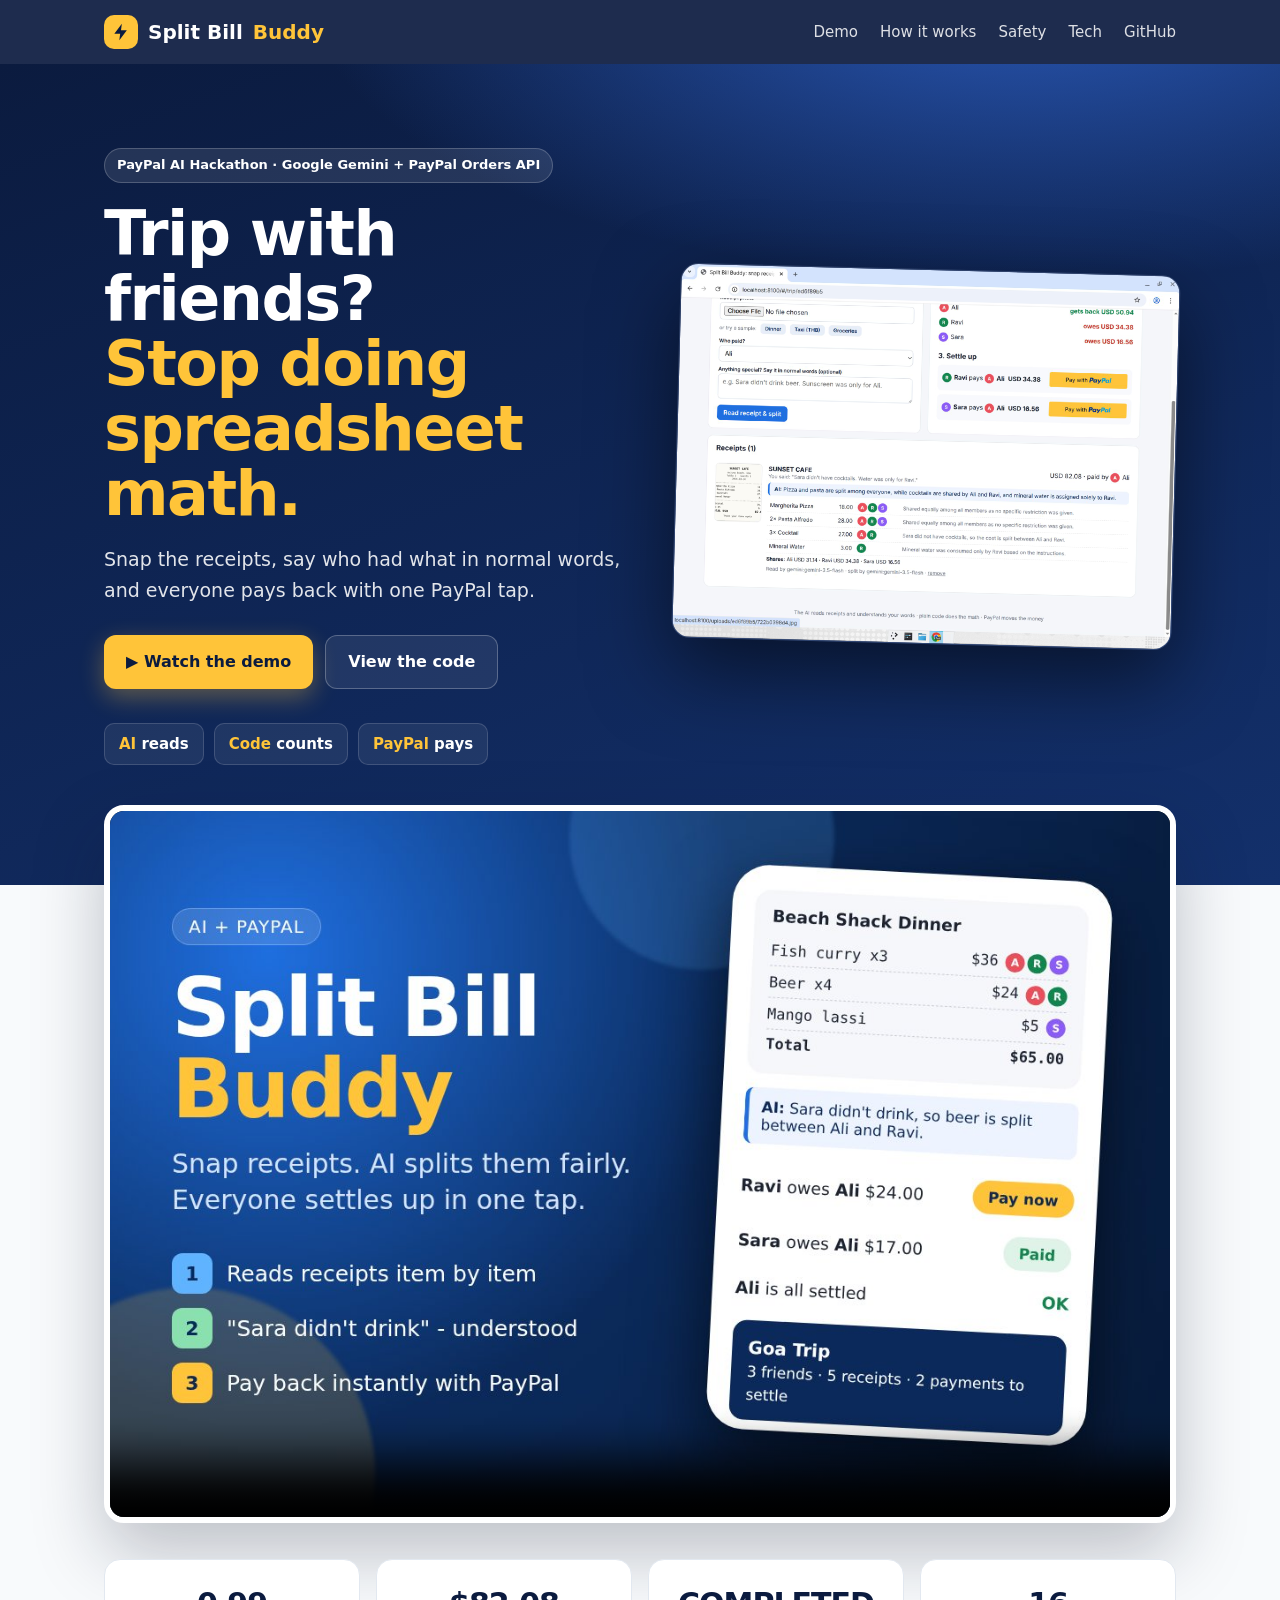
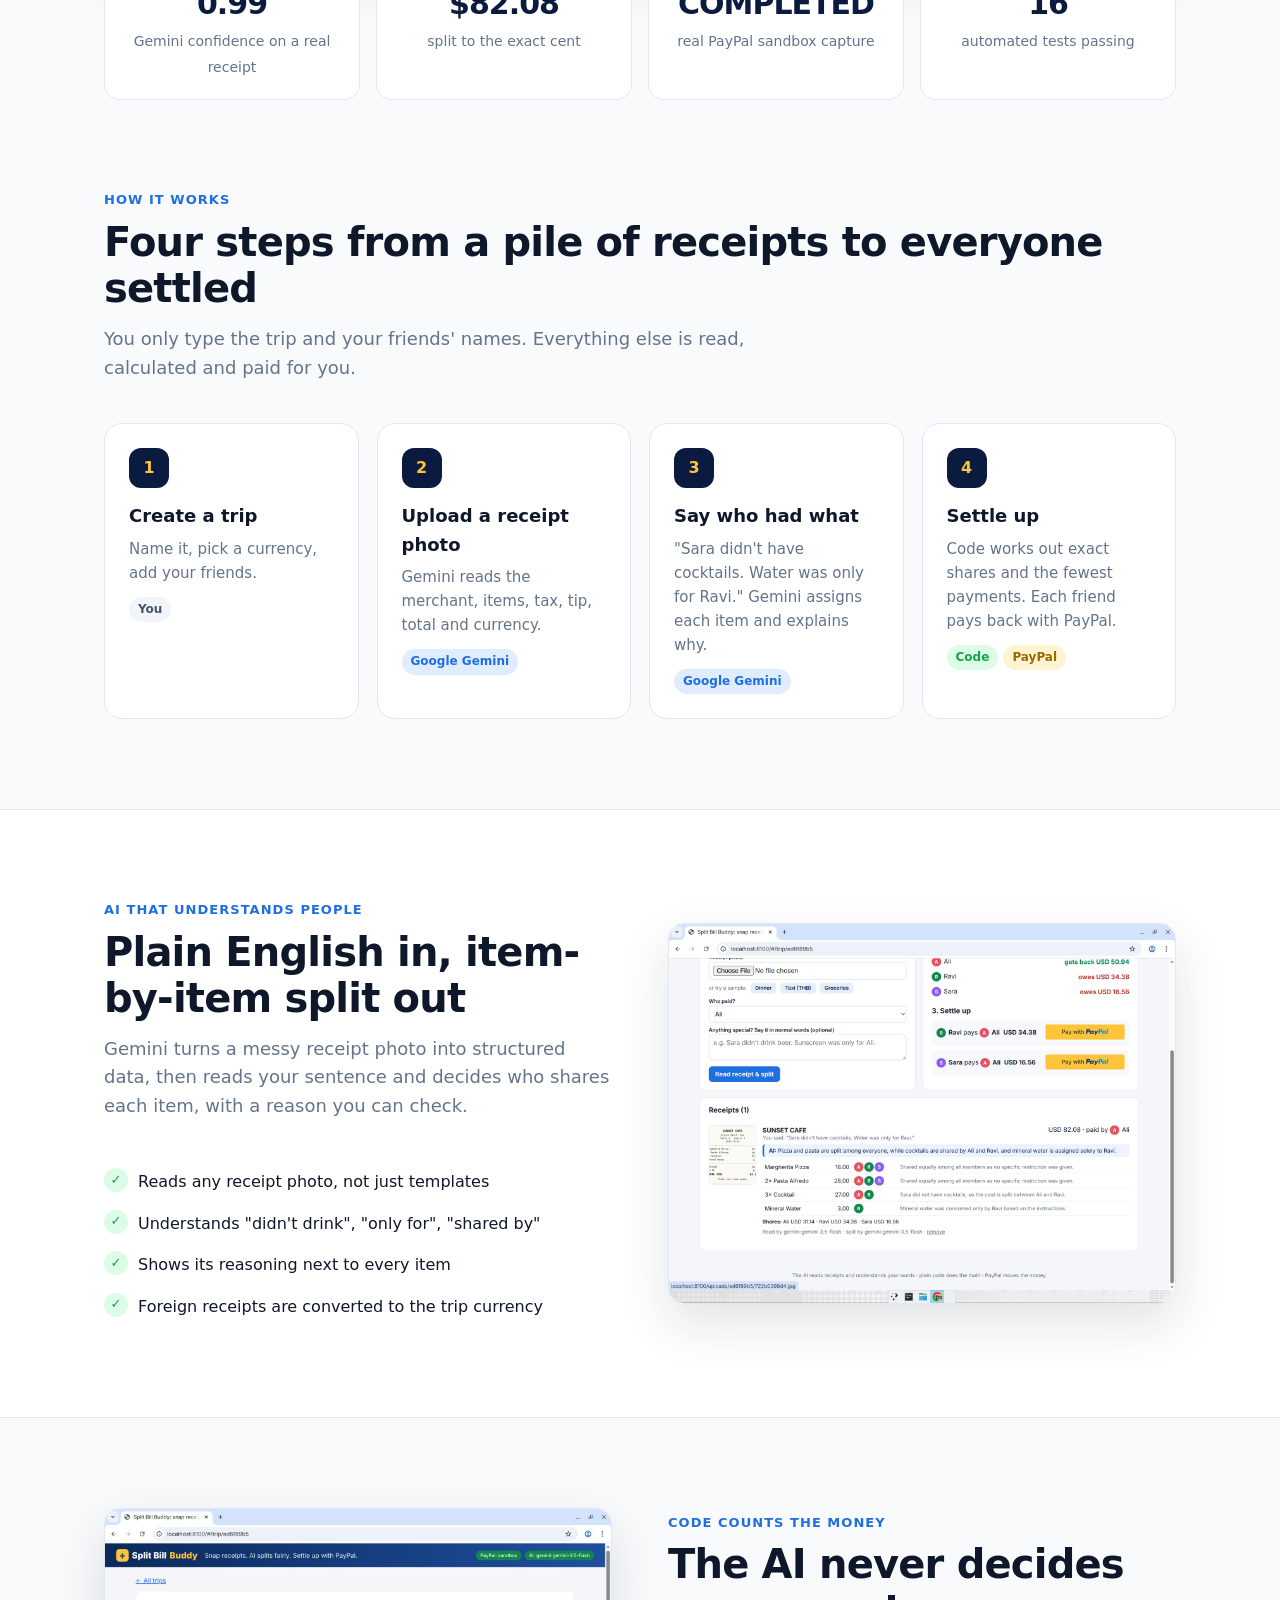
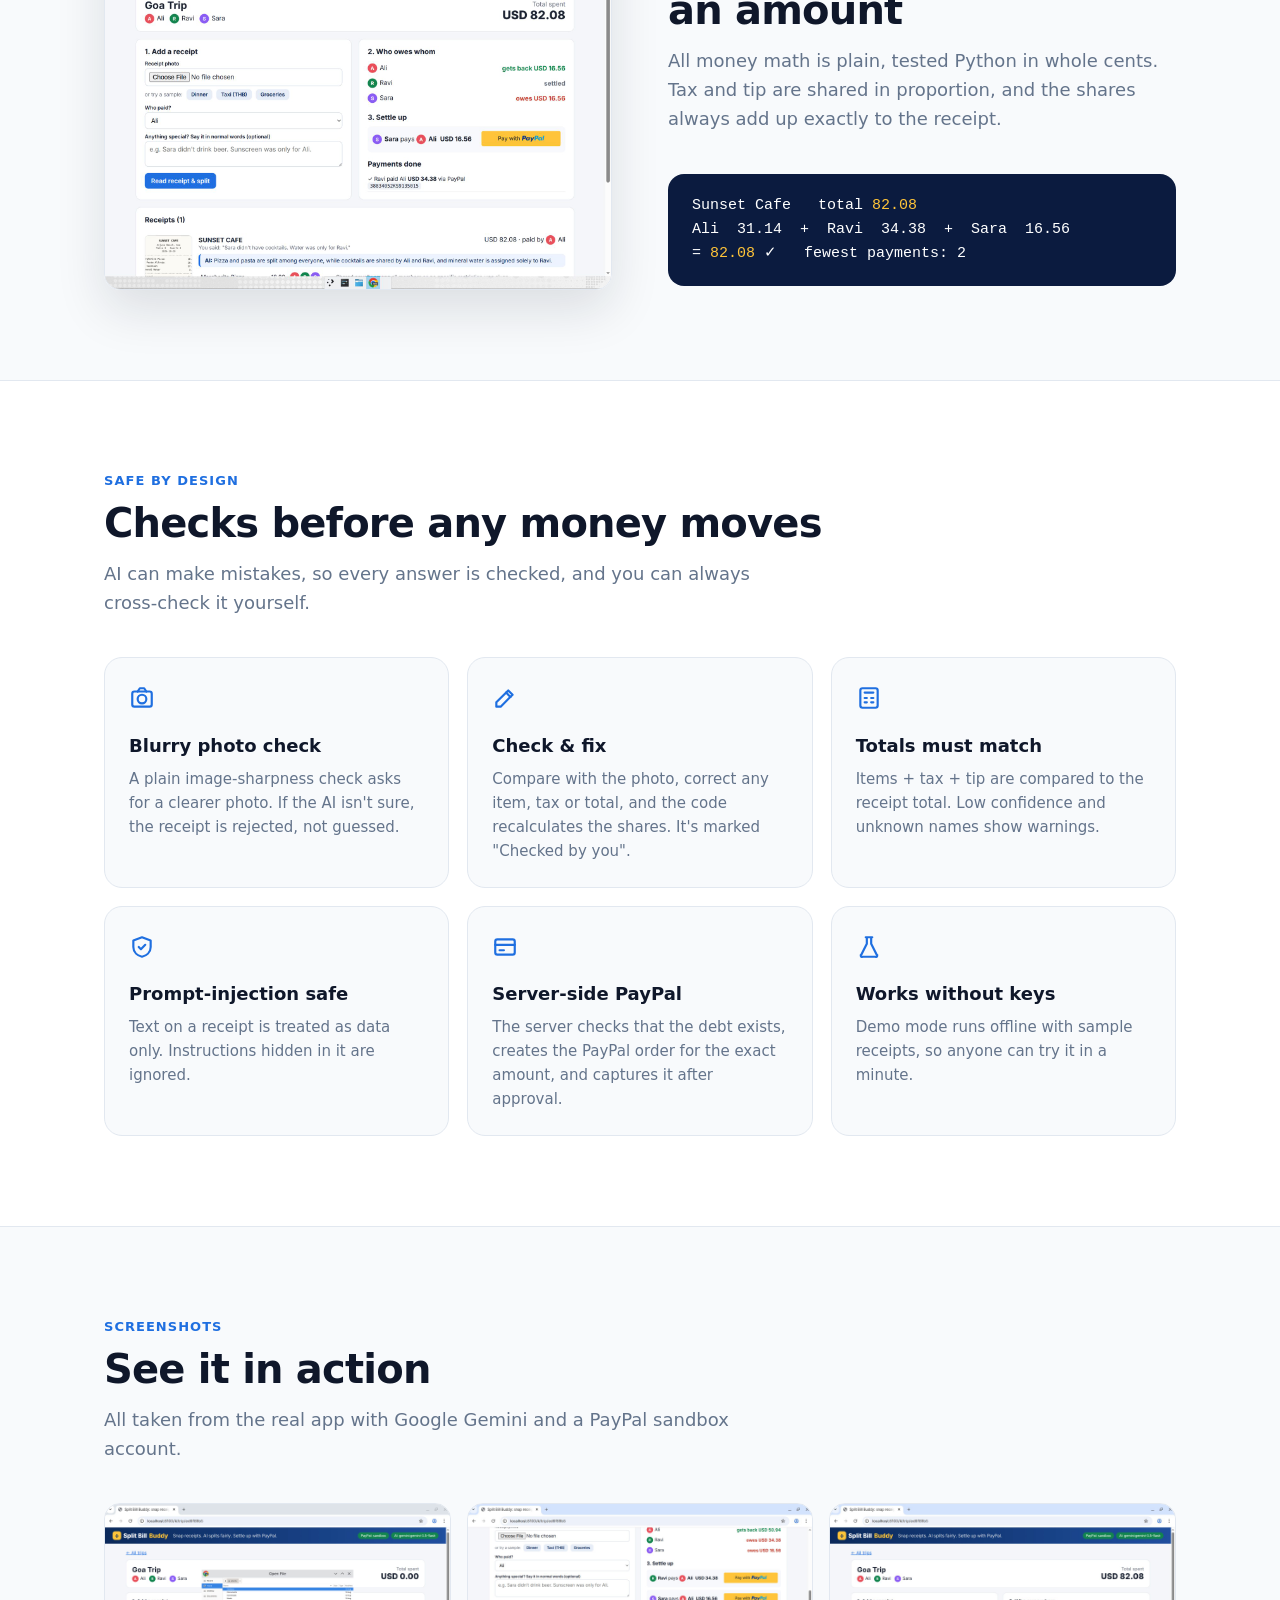
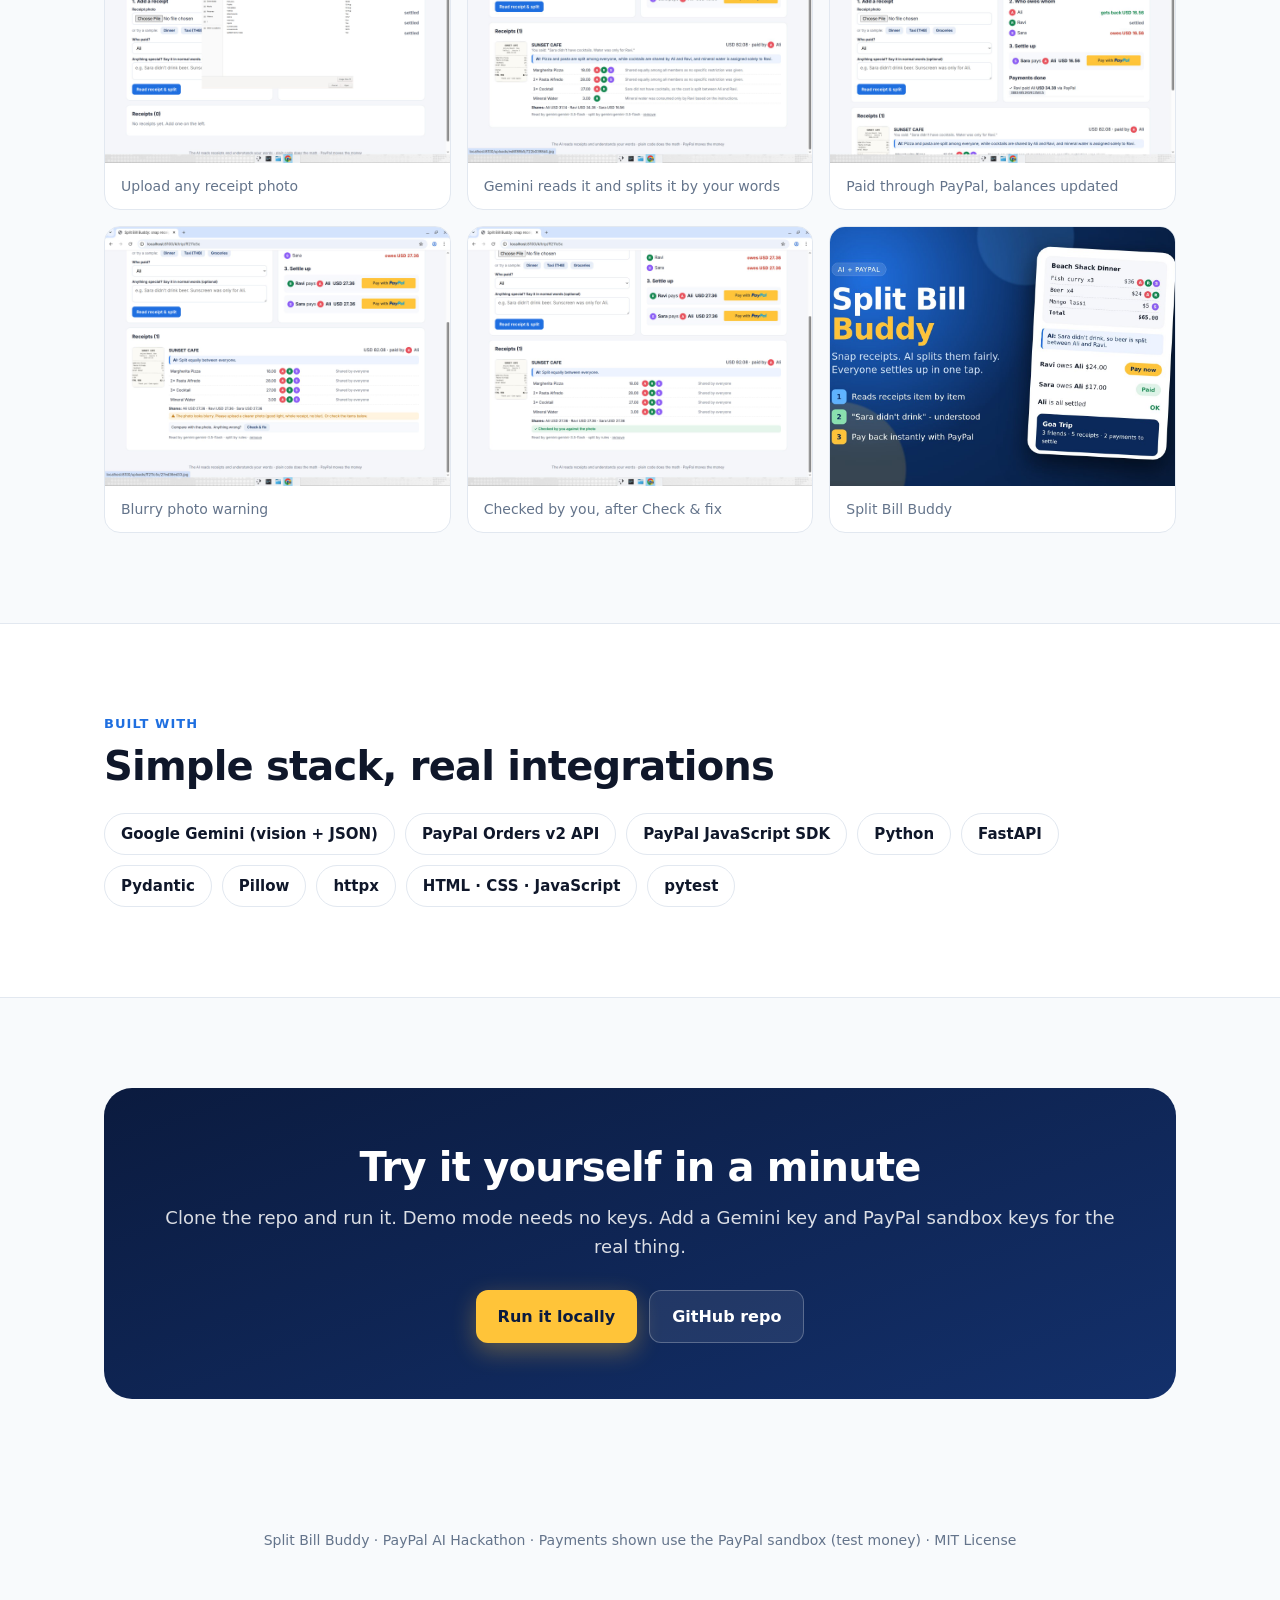
<file: docs/index.html>
<!doctype html>
<html lang="en">
<head>
<meta charset="utf-8">
<meta name="viewport" content="width=device-width, initial-scale=1">
<title>Split Bill Buddy · AI receipt splitter with PayPal</title>
<meta name="description" content="Snap receipts, say who had what in plain English, and settle up with one PayPal tap. Google Gemini reads, code counts, PayPal pays.">
<meta property="og:title" content="Split Bill Buddy · AI receipt splitter with PayPal">
<meta property="og:description" content="Google Gemini reads the receipts. Code counts the cents. PayPal moves the money.">
<meta property="og:image" content="img/poster.jpg">
<style>
:root{--navy:#0b1b3f;--navy2:#13306b;--blue:#1f6fe0;--yellow:#ffc439;--green:#16a34a;--ink:#0f172a;--muted:#64748b;--line:#e2e8f0;--bg:#f8fafc}
*{box-sizing:border-box}html{scroll-behavior:smooth}
body{margin:0;font-family:Inter,system-ui,-apple-system,"Segoe UI",Roboto,sans-serif;color:var(--ink);background:var(--bg);line-height:1.6}
a{color:inherit}
.wrap{max-width:1120px;margin:0 auto;padding:0 24px}
nav{position:sticky;top:0;z-index:10;background:rgba(11,27,63,.92);backdrop-filter:blur(10px);color:#fff}
nav .wrap{display:flex;align-items:center;gap:24px;height:64px}
.brand{display:flex;align-items:center;gap:10px;font-weight:800;font-size:20px;text-decoration:none}
.logo{width:34px;height:34px;border-radius:10px;background:var(--yellow);color:var(--navy);display:grid;place-items:center;font-size:20px}
.brand .y{color:var(--yellow)}
nav .links{margin-left:auto;display:flex;gap:22px;font-size:15px}
nav .links a{text-decoration:none;opacity:.85}nav .links a:hover{opacity:1}
@media(max-width:720px){nav .links{display:none}}
.hero{background:radial-gradient(1200px 500px at 80% -10%,#2a59b8 0,transparent 60%),linear-gradient(160deg,var(--navy),var(--navy2));color:#fff;padding:84px 0 120px;overflow:hidden}
.hero .wrap{display:grid;grid-template-columns:1.05fr 1fr;gap:48px;align-items:center}
@media(max-width:900px){.hero .wrap{grid-template-columns:1fr}}
.pill{display:inline-block;font-size:13px;font-weight:600;padding:6px 12px;border-radius:999px;background:#ffffff1a;border:1px solid #ffffff33;margin-bottom:18px}
h1{font-size:clamp(38px,5.4vw,62px);line-height:1.05;margin:0 0 18px;letter-spacing:-1.5px}
h1 .y{color:var(--yellow)}
.lead{font-size:19px;opacity:.88;max-width:540px;margin:0 0 30px}
.btns{display:flex;gap:12px;flex-wrap:wrap}
.btn{display:inline-flex;align-items:center;gap:8px;padding:13px 22px;border-radius:12px;font-weight:700;text-decoration:none;font-size:16px;transition:transform .15s,box-shadow .15s}
.btn:hover{transform:translateY(-2px)}
.btn.primary{background:var(--yellow);color:var(--navy);box-shadow:0 8px 24px #ffc43955}
.btn.ghost{background:#ffffff14;color:#fff;border:1px solid #ffffff40}
.hero-img{border-radius:18px;box-shadow:0 30px 80px #0008;width:100%;transform:rotate(1.5deg);border:1px solid #ffffff22}
.motto{display:flex;gap:10px;margin-top:34px;flex-wrap:wrap}
.motto span{background:#ffffff12;border:1px solid #ffffff26;border-radius:10px;padding:8px 14px;font-weight:600;font-size:15px}
.motto b{color:var(--yellow)}
section{padding:90px 0}
.kicker{color:var(--blue);font-weight:700;letter-spacing:.08em;text-transform:uppercase;font-size:13px;margin:0 0 8px}
h2{font-size:clamp(28px,3.4vw,40px);line-height:1.15;margin:0 0 14px;letter-spacing:-.8px}
.sub{color:var(--muted);font-size:18px;max-width:680px;margin:0 0 40px}
.video{margin-top:-80px;padding:0}
.player{background:#000;border-radius:20px;overflow:hidden;box-shadow:0 30px 70px #0f172a40;border:6px solid #fff}
.player video{display:block;width:100%;height:auto}
.steps{display:grid;grid-template-columns:repeat(4,1fr);gap:18px}
@media(max-width:900px){.steps{grid-template-columns:1fr 1fr}}@media(max-width:560px){.steps{grid-template-columns:1fr}}
.step{background:#fff;border:1px solid var(--line);border-radius:18px;padding:24px;position:relative}
.step .n{width:40px;height:40px;border-radius:12px;background:var(--navy);color:var(--yellow);display:grid;place-items:center;font-weight:800;margin-bottom:14px}
.step h3{margin:0 0 6px;font-size:18px}.step p{margin:0;color:var(--muted);font-size:15px}
.tag{display:inline-block;font-size:12px;font-weight:700;padding:3px 9px;border-radius:999px;margin-top:12px}
.tag.ai{background:#e0ecff;color:var(--blue)}.tag.code{background:#dcfce7;color:var(--green)}.tag.pp{background:#fff4d1;color:#9a6700}.tag.you{background:#f1f5f9;color:#475569}
.split{display:grid;grid-template-columns:1fr 1fr;gap:56px;align-items:center}
@media(max-width:900px){.split{grid-template-columns:1fr}}
.split.rev .txt{order:2}@media(max-width:900px){.split.rev .txt{order:0}}
.shot{width:100%;border-radius:16px;border:1px solid var(--line);box-shadow:0 20px 50px #0f172a1f}
ul.check{list-style:none;padding:0;margin:18px 0 0}
ul.check li{padding:8px 0 8px 34px;position:relative;font-size:16px}
ul.check li:before{content:"✓";position:absolute;left:0;top:7px;width:24px;height:24px;border-radius:50%;background:#dcfce7;color:var(--green);display:grid;place-items:center;font-weight:800;font-size:13px}
.math{background:var(--navy);color:#fff;border-radius:16px;padding:20px 24px;font-family:ui-monospace,Menlo,Consolas,monospace;font-size:15px;margin-top:20px}
.math .y{color:var(--yellow)}
.alt{background:#fff;border-top:1px solid var(--line);border-bottom:1px solid var(--line)}
.grid3{display:grid;grid-template-columns:repeat(3,1fr);gap:18px}
@media(max-width:900px){.grid3{grid-template-columns:1fr}}
.feat{background:var(--bg);border:1px solid var(--line);border-radius:18px;padding:24px}
.feat .ic{font-size:26px;margin-bottom:8px}.feat h3{margin:0 0 6px;font-size:18px}.feat p{margin:0;color:var(--muted);font-size:15px}
.proof{display:grid;grid-template-columns:repeat(4,1fr);gap:16px;margin-top:36px}
@media(max-width:900px){.proof{grid-template-columns:1fr 1fr}}
.stat{background:#fff;border:1px solid var(--line);border-radius:16px;padding:20px;text-align:center}
.stat b{display:block;font-size:30px;color:var(--navy);letter-spacing:-1px}.stat span{color:var(--muted);font-size:14px}
.gallery{display:grid;grid-template-columns:repeat(3,1fr);gap:16px}
@media(max-width:900px){.gallery{grid-template-columns:1fr}}
.gallery figure{margin:0;background:#fff;border:1px solid var(--line);border-radius:16px;overflow:hidden}
.gallery img{width:100%;display:block;aspect-ratio:4/3;object-fit:cover;object-position:top;cursor:zoom-in}
.gallery figcaption{padding:12px 16px;font-size:14px;color:var(--muted)}
.stack{display:flex;flex-wrap:wrap;gap:10px}
.stack span{background:#fff;border:1px solid var(--line);border-radius:999px;padding:8px 16px;font-weight:600;font-size:15px}
.cta{background:linear-gradient(160deg,var(--navy),var(--navy2));color:#fff;border-radius:28px;padding:56px;text-align:center}
.cta h2{color:#fff}.cta p{opacity:.85;font-size:18px;margin:0 0 28px}
.cta .btns{justify-content:center}
footer{color:var(--muted);text-align:center;font-size:14px;padding:40px 0 60px}
.lb{position:fixed;inset:0;background:#000c;display:none;align-items:center;justify-content:center;z-index:50;padding:24px;cursor:zoom-out}
.lb img{max-width:100%;max-height:100%;border-radius:12px}
.lb.on{display:flex}
</style>
</head>
<body>
<nav><div class="wrap">
  <a class="brand" href="#"><span class="logo"><svg width="20" height="20" viewBox="0 0 24 24" fill="#0b1b3f"><path d="M13 2L4 14h7l-1 8 9-12h-7z"/></svg></span>Split Bill <span class="y">Buddy</span></a>
  <div class="links"><a href="#demo">Demo</a><a href="#how">How it works</a><a href="#safe">Safety</a><a href="#tech">Tech</a>
    <a href="https://github.com/mahmoodshariff123/split-bill-buddy">GitHub</a></div>
</div></nav>

<header class="hero"><div class="wrap">
  <div>
    <span class="pill">PayPal AI Hackathon · Google Gemini + PayPal Orders API</span>
    <h1>Trip with friends?<br><span class="y">Stop doing spreadsheet math.</span></h1>
    <p class="lead">Snap the receipts, say who had what in normal words, and everyone pays back with one PayPal tap.</p>
    <div class="btns">
      <a class="btn primary" href="#demo">▶ Watch the demo</a>
      <a class="btn ghost" href="https://github.com/mahmoodshariff123/split-bill-buddy">View the code</a>
    </div>
    <div class="motto"><span><b>AI</b> reads</span><span><b>Code</b> counts</span><span><b>PayPal</b> pays</span></div>
  </div>
  <img class="hero-img" src="img/gemini.jpg" alt="Split Bill Buddy reading a receipt with Gemini">
</div></header>

<section class="video" id="demo"><div class="wrap">
  <div class="player"><video controls preload="metadata" poster="img/poster.jpg" playsinline>
    <source src="demo.mp4" type="video/mp4"></video></div>
  <div class="proof">
    <div class="stat"><b>0.99</b><span>Gemini confidence on a real receipt</span></div>
    <div class="stat"><b>$82.08</b><span>split to the exact cent</span></div>
    <div class="stat"><b>COMPLETED</b><span>real PayPal sandbox capture</span></div>
    <div class="stat"><b>16</b><span>automated tests passing</span></div>
  </div>
</div></section>

<section id="how"><div class="wrap">
  <p class="kicker">How it works</p>
  <h2>Four steps from a pile of receipts to everyone settled</h2>
  <p class="sub">You only type the trip and your friends' names. Everything else is read, calculated and paid for you.</p>
  <div class="steps">
    <div class="step"><div class="n">1</div><h3>Create a trip</h3><p>Name it, pick a currency, add your friends.</p><span class="tag you">You</span></div>
    <div class="step"><div class="n">2</div><h3>Upload a receipt photo</h3><p>Gemini reads the merchant, items, tax, tip, total and currency.</p><span class="tag ai">Google Gemini</span></div>
    <div class="step"><div class="n">3</div><h3>Say who had what</h3><p>"Sara didn't have cocktails. Water was only for Ravi." Gemini assigns each item and explains why.</p><span class="tag ai">Google Gemini</span></div>
    <div class="step"><div class="n">4</div><h3>Settle up</h3><p>Code works out exact shares and the fewest payments. Each friend pays back with PayPal.</p><span class="tag code">Code</span> <span class="tag pp">PayPal</span></div>
  </div>
</div></section>

<section class="alt"><div class="wrap split">
  <div class="txt">
    <p class="kicker">AI that understands people</p>
    <h2>Plain English in, item-by-item split out</h2>
    <p class="sub">Gemini turns a messy receipt photo into structured data, then reads your sentence and decides who shares each item, with a reason you can check.</p>
    <ul class="check">
      <li>Reads any receipt photo, not just templates</li>
      <li>Understands "didn't drink", "only for", "shared by"</li>
      <li>Shows its reasoning next to every item</li>
      <li>Foreign receipts are converted to the trip currency</li>
    </ul>
  </div>
  <img class="shot" src="img/gemini.jpg" alt="Gemini item assignments with reasons">
</div></section>

<section><div class="wrap split rev">
  <div class="txt">
    <p class="kicker">Code counts the money</p>
    <h2>The AI never decides an amount</h2>
    <p class="sub">All money math is plain, tested Python in whole cents. Tax and tip are shared in proportion, and the shares always add up exactly to the receipt.</p>
    <div class="math">Sunset Cafe&nbsp;&nbsp;&nbsp;total <span class="y">82.08</span><br>
      Ali&nbsp;&nbsp;31.14 &nbsp;+&nbsp; Ravi&nbsp;&nbsp;34.38 &nbsp;+&nbsp; Sara&nbsp;&nbsp;16.56<br>
      = <span class="y">82.08</span> ✓&nbsp;&nbsp;&nbsp;fewest payments: 2</div>
  </div>
  <img class="shot" src="img/paid.jpg" alt="Payments done after PayPal capture">
</div></section>

<section class="alt" id="safe"><div class="wrap">
  <p class="kicker">Safe by design</p>
  <h2>Checks before any money moves</h2>
  <p class="sub">AI can make mistakes, so every answer is checked, and you can always cross-check it yourself.</p>
  <div class="grid3">
    <div class="feat"><div class="ic"><svg width="26" height="26" viewBox="0 0 24 24" fill="none" stroke="#1f6fe0" stroke-width="2" stroke-linecap="round" stroke-linejoin="round"><rect x="3" y="6" width="18" height="14" rx="2"/><circle cx="12" cy="13" r="4"/><path d="M8 6l2-3h4l2 3"/></svg></div><h3>Blurry photo check</h3><p>A plain image-sharpness check asks for a clearer photo. If the AI isn't sure, the receipt is rejected, not guessed.</p></div>
    <div class="feat"><div class="ic"><svg width="26" height="26" viewBox="0 0 24 24" fill="none" stroke="#1f6fe0" stroke-width="2" stroke-linecap="round" stroke-linejoin="round"><path d="M4 20h4L19 9l-4-4L4 16z"/><path d="M13 7l4 4"/></svg></div><h3>Check &amp; fix</h3><p>Compare with the photo, correct any item, tax or total, and the code recalculates the shares. It's marked "Checked by you".</p></div>
    <div class="feat"><div class="ic"><svg width="26" height="26" viewBox="0 0 24 24" fill="none" stroke="#1f6fe0" stroke-width="2" stroke-linecap="round" stroke-linejoin="round"><rect x="4" y="3" width="16" height="18" rx="2"/><path d="M8 7h8M8 12h2M14 12h2M8 16h2M14 16h2"/></svg></div><h3>Totals must match</h3><p>Items + tax + tip are compared to the receipt total. Low confidence and unknown names show warnings.</p></div>
    <div class="feat"><div class="ic"><svg width="26" height="26" viewBox="0 0 24 24" fill="none" stroke="#1f6fe0" stroke-width="2" stroke-linecap="round" stroke-linejoin="round"><path d="M12 3l8 3v6c0 5-4 8-8 9-4-1-8-4-8-9V6z"/><path d="M9 12l2 2 4-4"/></svg></div><h3>Prompt-injection safe</h3><p>Text on a receipt is treated as data only. Instructions hidden in it are ignored.</p></div>
    <div class="feat"><div class="ic"><svg width="26" height="26" viewBox="0 0 24 24" fill="none" stroke="#1f6fe0" stroke-width="2" stroke-linecap="round" stroke-linejoin="round"><rect x="3" y="5" width="18" height="14" rx="2"/><path d="M3 10h18M7 15h4"/></svg></div><h3>Server-side PayPal</h3><p>The server checks that the debt exists, creates the PayPal order for the exact amount, and captures it after approval.</p></div>
    <div class="feat"><div class="ic"><svg width="26" height="26" viewBox="0 0 24 24" fill="none" stroke="#1f6fe0" stroke-width="2" stroke-linecap="round" stroke-linejoin="round"><path d="M9 3h6M10 3v6L5 19a1 1 0 001 2h12a1 1 0 001-2l-5-10V3"/></svg></div><h3>Works without keys</h3><p>Demo mode runs offline with sample receipts, so anyone can try it in a minute.</p></div>
  </div>
</div></section>

<section><div class="wrap">
  <p class="kicker">Screenshots</p>
  <h2>See it in action</h2>
  <p class="sub">All taken from the real app with Google Gemini and a PayPal sandbox account.</p>
  <div class="gallery">
    <figure><img src="img/upload.jpg" alt=""><figcaption>Upload any receipt photo</figcaption></figure>
    <figure><img src="img/gemini.jpg" alt=""><figcaption>Gemini reads it and splits it by your words</figcaption></figure>
    <figure><img src="img/paid.jpg" alt=""><figcaption>Paid through PayPal, balances updated</figcaption></figure>
    <figure><img src="img/blur.jpg" alt=""><figcaption>Blurry photo warning</figcaption></figure>
    <figure><img src="img/checked.jpg" alt=""><figcaption>Checked by you, after Check &amp; fix</figcaption></figure>
    <figure><img src="img/poster.jpg" alt=""><figcaption>Split Bill Buddy</figcaption></figure>
  </div>
</div></section>

<section class="alt" id="tech"><div class="wrap">
  <p class="kicker">Built with</p>
  <h2>Simple stack, real integrations</h2>
  <div class="stack" style="margin-top:24px">
    <span>Google Gemini (vision + JSON)</span><span>PayPal Orders v2 API</span><span>PayPal JavaScript SDK</span>
    <span>Python</span><span>FastAPI</span><span>Pydantic</span><span>Pillow</span><span>httpx</span><span>HTML · CSS · JavaScript</span><span>pytest</span>
  </div>
</div></section>

<section><div class="wrap"><div class="cta">
  <h2>Try it yourself in a minute</h2>
  <p>Clone the repo and run it. Demo mode needs no keys. Add a Gemini key and PayPal sandbox keys for the real thing.</p>
  <div class="btns"><a class="btn primary" href="https://github.com/mahmoodshariff123/split-bill-buddy#run-it">Run it locally</a>
    <a class="btn ghost" href="https://github.com/mahmoodshariff123/split-bill-buddy">GitHub repo</a></div>
</div></div></section>

<footer>Split Bill Buddy · PayPal AI Hackathon · Payments shown use the PayPal sandbox (test money) · MIT License</footer>
<div class="lb" id="lb"><img alt=""></div>
<script>
const lb=document.getElementById('lb');
document.querySelectorAll('.gallery img,.shot').forEach(i=>i.onclick=()=>{lb.firstElementChild.src=i.src;lb.classList.add('on')});
lb.onclick=()=>lb.classList.remove('on');
</script>
</body>
</html>
</file>
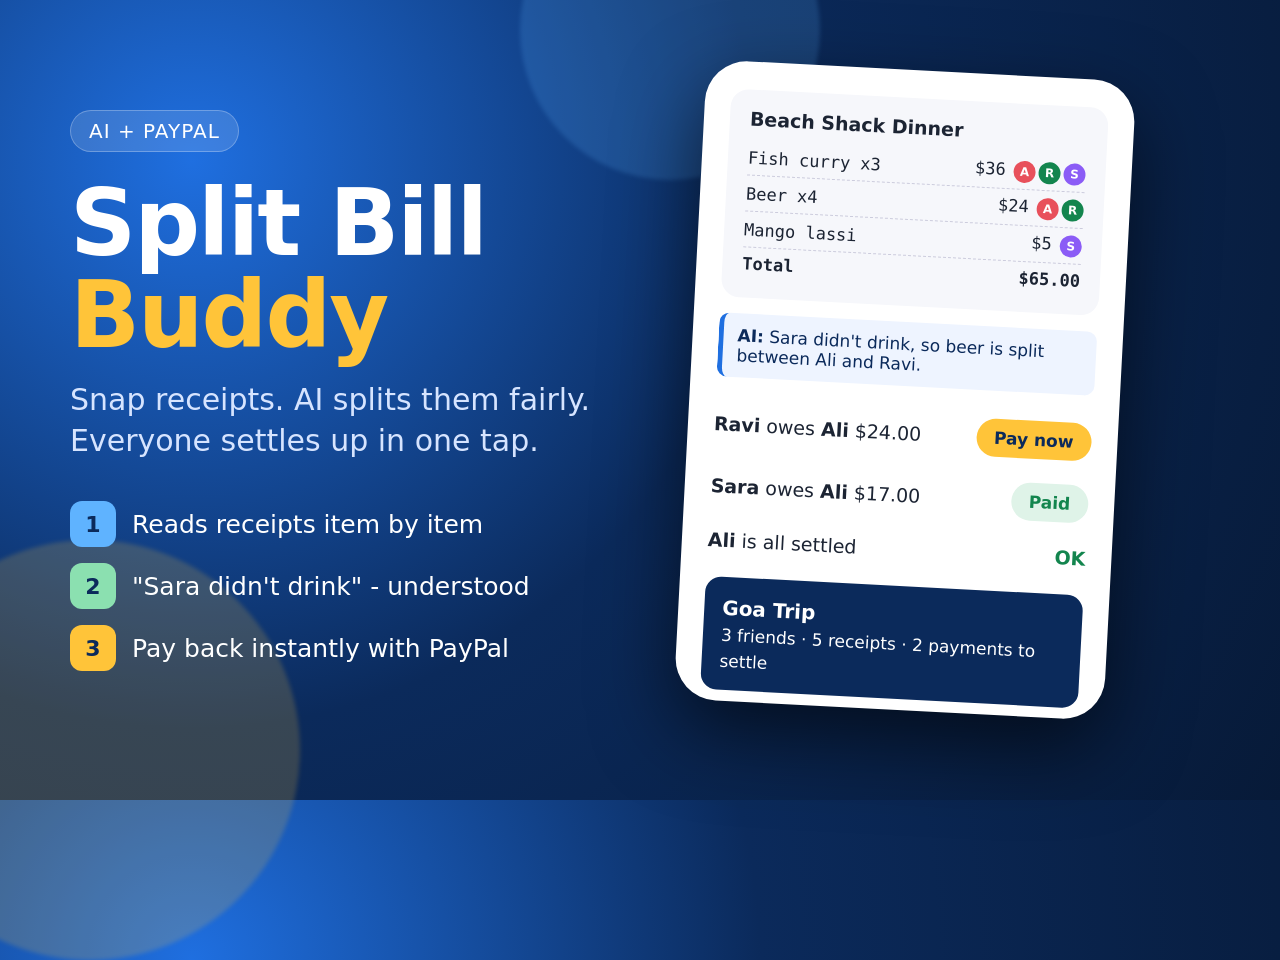
<file: assets/thumbnail.html>
<!doctype html><html><head><meta charset="utf-8"><style>
*{box-sizing:border-box;margin:0;padding:0}
body{width:1200px;height:800px;font-family:"DejaVu Sans","Liberation Sans",sans-serif;overflow:hidden;
 background:radial-gradient(circle at 15% 20%,#1f6fe0 0,#0b2a5b 45%,#071a38 100%);color:#fff;position:relative}
.blob{position:absolute;border-radius:50%;filter:blur(2px);opacity:.18}
.left{position:absolute;left:70px;top:110px;width:560px}
.tag{display:inline-block;background:#ffffff22;border:1px solid #ffffff44;border-radius:999px;padding:8px 18px;font-size:20px;letter-spacing:1px}
h1{font-size:92px;line-height:1.0;margin:26px 0 18px;font-weight:800;letter-spacing:-2px}
h1 span{color:#ffc439}
p{font-size:30px;line-height:1.35;color:#d6e4ff}
.chips{margin-top:40px;display:flex;flex-direction:column;gap:16px}
.chip{display:flex;align-items:center;gap:16px;font-size:25px}
.dot{width:46px;height:46px;border-radius:12px;display:flex;align-items:center;justify-content:center;font-weight:800;font-size:22px;color:#0b2a5b}
.phone{position:absolute;right:80px;top:70px;width:430px;height:640px;background:#fff;border-radius:42px;box-shadow:0 30px 80px #0009;padding:28px 26px;color:#1c2433;transform:rotate(3deg)}
.rc{background:#f6f7fb;border-radius:18px;padding:18px 20px;font-family:"DejaVu Sans Mono",monospace;font-size:17px}
.rc h3{font-family:"DejaVu Sans",sans-serif;font-size:19px;margin-bottom:10px}
.it{display:flex;justify-content:space-between;align-items:center;padding:6px 0;border-bottom:1px dashed #ccd}
.av{display:inline-flex;gap:3px;margin-left:8px}
.av i{width:22px;height:22px;border-radius:50%;display:inline-block;font-style:normal;font-size:12px;color:#fff;text-align:center;line-height:22px;font-family:"DejaVu Sans",sans-serif;font-weight:700}
.a{background:#e8505b}.r{background:#13854e}.s{background:#8b5cf6}
.ai{margin:16px 0;background:#eef4ff;border-left:5px solid #1f6fe0;border-radius:10px;padding:12px 14px;font-size:17px;color:#0b2a5b}
.owe{display:flex;justify-content:space-between;align-items:center;padding:12px 0;font-size:19px}
.pay{background:#ffc439;color:#0b2a5b;font-weight:800;border-radius:999px;padding:9px 18px;font-size:17px}
.done{background:#dff3e8;color:#13854e;font-weight:800;border-radius:999px;padding:9px 18px;font-size:17px}
</style></head><body>
<div class="blob" style="width:420px;height:420px;background:#ffc439;left:-120px;bottom:-160px"></div>
<div class="blob" style="width:300px;height:300px;background:#5fb3ff;left:520px;top:-120px"></div>
<div class="left">
  <div class="tag">AI + PAYPAL</div>
  <h1>Split Bill<br><span>Buddy</span></h1>
  <p>Snap receipts. AI splits them fairly.<br>Everyone settles up in one tap.</p>
  <div class="chips">
    <div class="chip"><div class="dot" style="background:#5fb3ff">1</div>Reads receipts item by item</div>
    <div class="chip"><div class="dot" style="background:#8be0b0">2</div>"Sara didn't drink" - understood</div>
    <div class="chip"><div class="dot" style="background:#ffc439">3</div>Pay back instantly with PayPal</div>
  </div>
</div>
<div class="phone">
  <div class="rc">
    <h3>Beach Shack Dinner</h3>
    <div class="it"><span>Fish curry x3</span><span>$36<span class="av"><i class="a">A</i><i class="r">R</i><i class="s">S</i></span></span></div>
    <div class="it"><span>Beer x4</span><span>$24<span class="av"><i class="a">A</i><i class="r">R</i></span></span></div>
    <div class="it"><span>Mango lassi</span><span>$5<span class="av"><i class="s">S</i></span></span></div>
    <div class="it" style="border:0;font-weight:700"><span>Total</span><span>$65.00</span></div>
  </div>
  <div class="ai"><b>AI:</b> Sara didn't drink, so beer is split between Ali and Ravi.</div>
  <div class="owe"><span><b>Ravi</b> owes <b>Ali</b> $24.00</span><span class="pay">Pay now</span></div>
  <div class="owe"><span><b>Sara</b> owes <b>Ali</b> $17.00</span><span class="done">Paid</span></div>
  <div class="owe"><span><b>Ali</b> is all settled</span><span style="color:#13854e;font-weight:800">OK</span></div><div style="margin-top:14px;background:#0b2a5b;color:#fff;border-radius:16px;padding:16px 18px;font-size:17px;line-height:1.5"><b style="font-size:20px">Goa Trip</b><br>3 friends · 5 receipts · 2 payments to settle</div>
</div>
</body></html>
</file>
